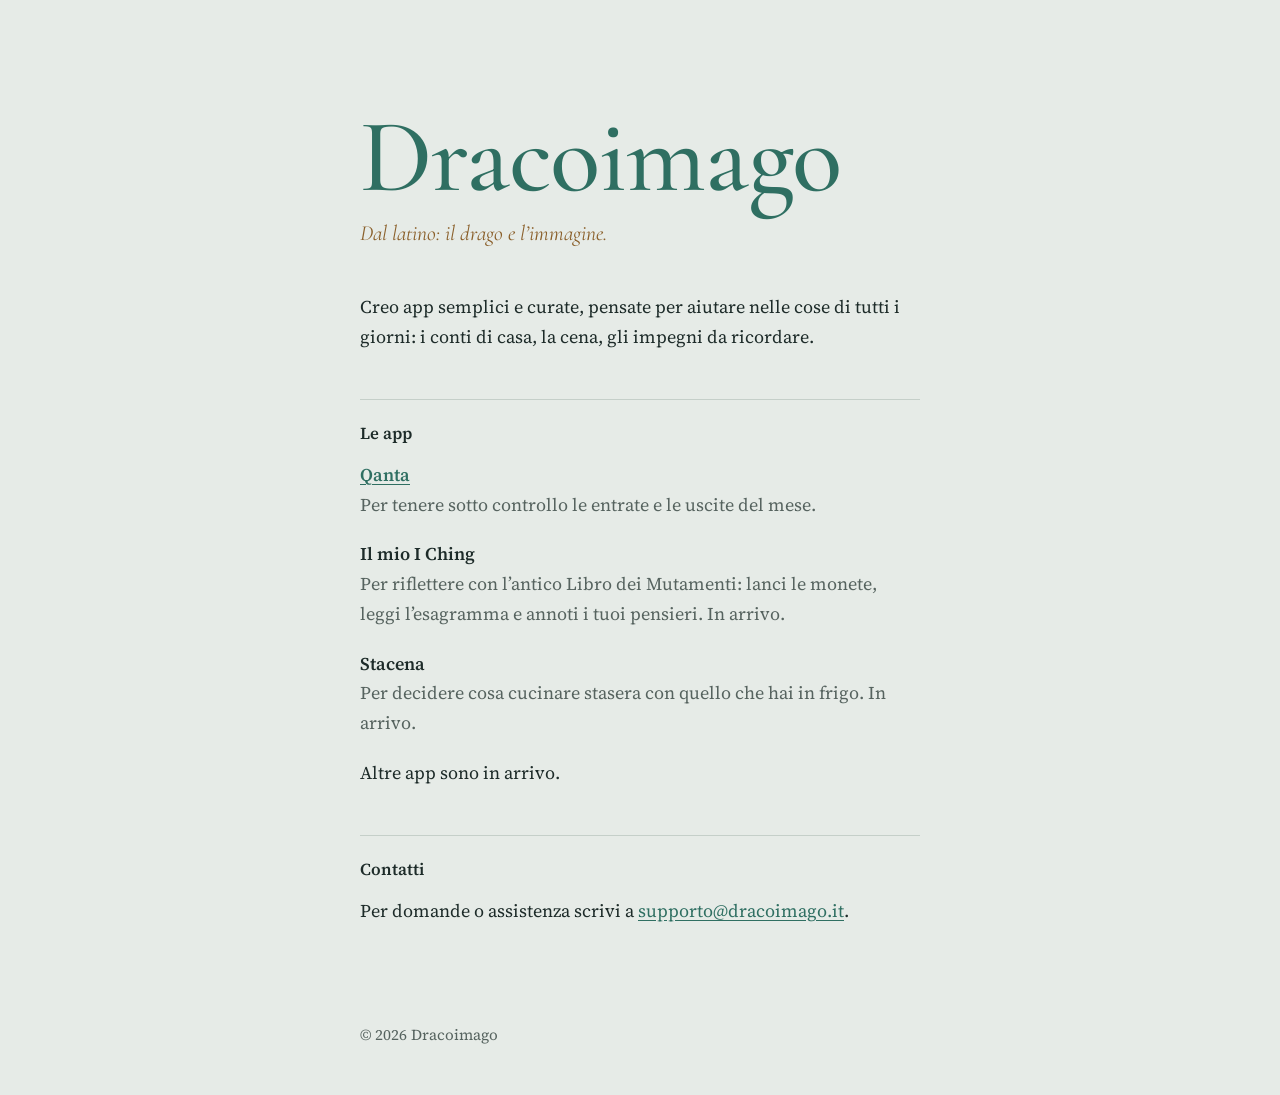
<file: index.html>
<!DOCTYPE html>
<html lang="it">
<head>
<meta charset="utf-8">
<meta name="viewport" content="width=device-width, initial-scale=1, viewport-fit=cover">
<title>Dracoimago</title>
<meta name="description" content="Dracoimago: app semplici, fatte con cura in Italia.">
<link rel="icon" href="data:image/svg+xml,<svg xmlns='http://www.w3.org/2000/svg' viewBox='0 0 100 100'><text y='.9em' font-size='90'>🐉</text></svg>">
<link rel="preconnect" href="https://fonts.googleapis.com">
<link rel="preconnect" href="https://fonts.gstatic.com" crossorigin>
<link href="https://fonts.googleapis.com/css2?family=Cormorant+Garamond:ital,wght@0,500;1,500&family=Source+Serif+4:wght@400;600&display=swap" rel="stylesheet">
<style>
  :root {
    --sfondo: #E6EBE7;
    --inchiostro: #1D2B29;
    --tenue: #56635F;
    --verderame: #2F6F62;
    --bronzo: #8A5F2A;
    --linea: #C5CFC9;
    color-scheme: light dark;
  }
  @media (prefers-color-scheme: dark) {
    :root {
      --sfondo: #132020;
      --inchiostro: #E2E9E5;
      --tenue: #9FADA8;
      --verderame: #78B8A7;
      --bronzo: #D2A464;
      --linea: #2C3D3B;
    }
  }
  * { box-sizing: border-box; }
  body {
    margin: 0;
    background: var(--sfondo);
    color: var(--inchiostro);
    font-family: "Source Serif 4", Georgia, "Times New Roman", serif;
    font-size: 1.125rem;
    line-height: 1.65;
  }
  main {
    max-width: 38rem;
    margin: 0 auto;
    padding: clamp(3rem, 12vh, 7rem) 1.5rem 3rem;
  }
  h1 {
    font-family: "Cormorant Garamond", Garamond, Georgia, serif;
    font-weight: 500;
    font-size: clamp(3.4rem, 13vw, 6.5rem);
    line-height: 0.95;
    letter-spacing: -0.01em;
    margin: 0;
    color: var(--verderame);
  }
  .etimo {
    font-family: "Cormorant Garamond", Garamond, Georgia, serif;
    font-style: italic;
    font-size: 1.35rem;
    color: var(--bronzo);
    margin: 0.6rem 0 2.5rem;
  }
  h2 {
    font-size: 1.05rem;
    font-weight: 600;
    margin: 3rem 0 0.75rem;
    padding-top: 1.25rem;
    border-top: 1px solid var(--linea);
  }
  p { margin: 0 0 1rem; }
  .app { margin: 0 0 1.25rem; }
  .app strong { font-weight: 600; }
  .app span { display: block; color: var(--tenue); }
  a { color: var(--verderame); text-underline-offset: 0.18em; }
  a:focus-visible { outline: 2px solid var(--bronzo); outline-offset: 3px; }
  footer {
    max-width: 38rem;
    margin: 0 auto;
    padding: 2rem 1.5rem 3rem;
    color: var(--tenue);
    font-size: 0.95rem;
  }
</style>
</head>
<body>
<main>
  <h1>Dracoimago</h1>
  <p class="etimo">Dal latino: il drago e l’immagine.</p>

  <p>Creo app semplici e curate, pensate per aiutare nelle cose di tutti i giorni: i conti di casa, la cena, gli impegni da ricordare.</p>

  <h2>Le app</h2>
  <div class="app">
    <strong><a href="https://qanta.eu">Qanta</a></strong>
    <span>Per tenere sotto controllo le entrate e le uscite del mese.</span>
  </div>
  <div class="app">
    <strong>Il mio I Ching</strong>
    <span>Per riflettere con l’antico Libro dei Mutamenti: lanci le monete, leggi l’esagramma e annoti i tuoi pensieri. In arrivo.</span>
  </div>
  <div class="app">
    <strong>Stacena</strong>
    <span>Per decidere cosa cucinare stasera con quello che hai in frigo. In arrivo.</span>
  </div>
  <p>Altre app sono in arrivo.</p>

  <h2>Contatti</h2>
  <p>Per domande o assistenza scrivi a <a href="mailto:supporto@dracoimago.it">supporto@dracoimago.it</a>.</p>
</main>
<footer>© 2026 Dracoimago</footer>
</body>
</html>
</file>
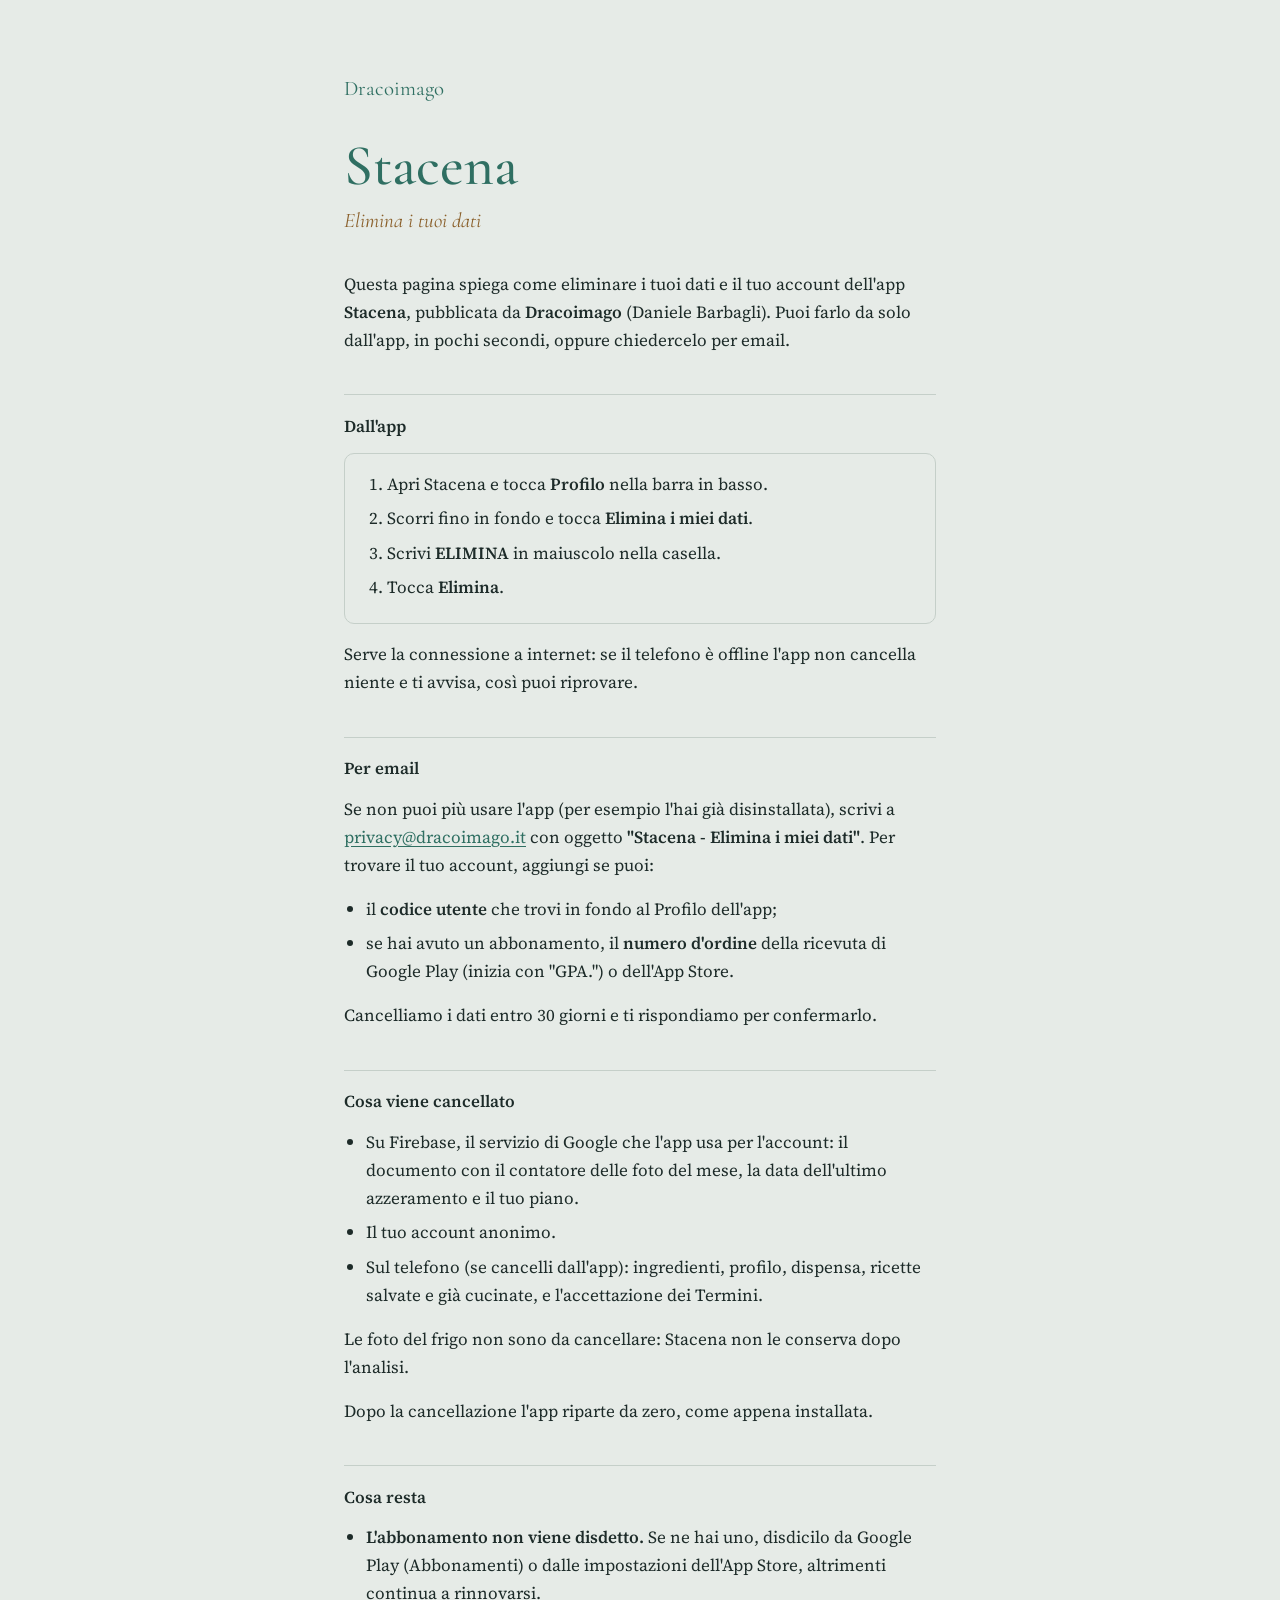
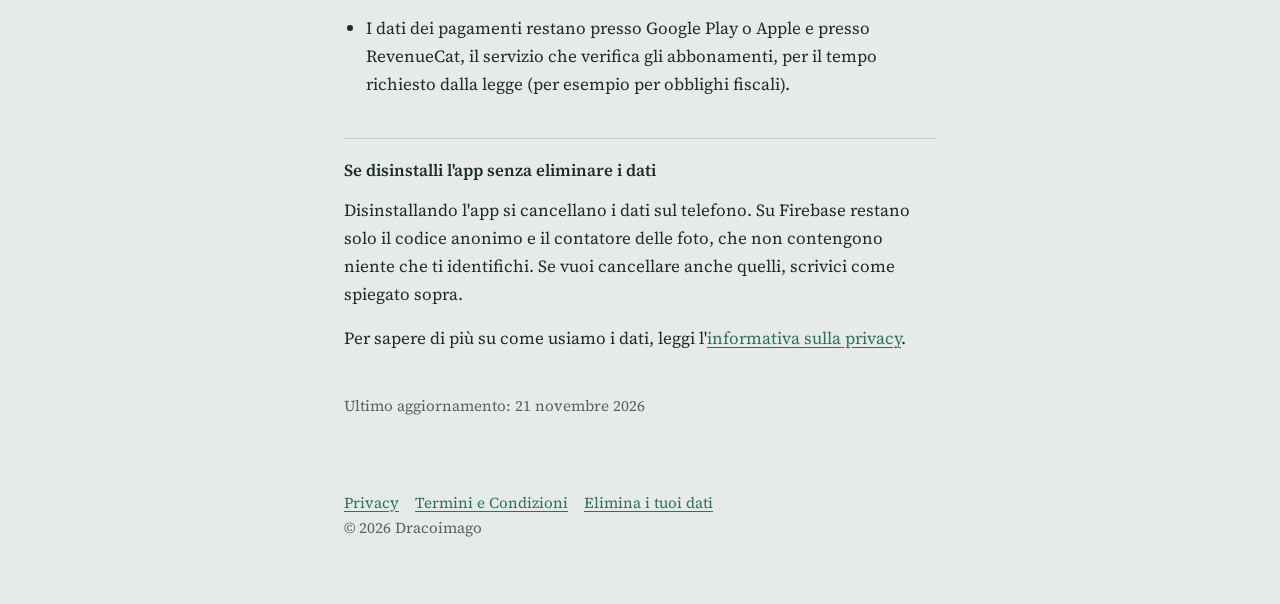
<file: stacena/elimina-dati/index.html>
<!DOCTYPE html>
<html lang="it">
<head>
<meta charset="utf-8">
<meta name="viewport" content="width=device-width, initial-scale=1, viewport-fit=cover">
<title>Elimina i tuoi dati — Stacena</title>
<meta name="description" content="Come eliminare i tuoi dati e l'account dell'app Stacena.">
<link rel="icon" href="data:image/svg+xml,<svg xmlns='http://www.w3.org/2000/svg' viewBox='0 0 100 100'><text y='.9em' font-size='90'>🐉</text></svg>">
<link rel="preconnect" href="https://fonts.googleapis.com">
<link rel="preconnect" href="https://fonts.gstatic.com" crossorigin>
<link href="https://fonts.googleapis.com/css2?family=Cormorant+Garamond:ital,wght@0,500;1,500&family=Source+Serif+4:wght@400;600&display=swap" rel="stylesheet">
<link rel="stylesheet" href="../stile.css">
</head>
<body>
<main>
  <p class="marchio"><a href="/">Dracoimago</a></p>
  <h1>Stacena</h1>
  <p class="sottotitolo">Elimina i tuoi dati</p>

  <p>Questa pagina spiega come eliminare i tuoi dati e il tuo account dell'app <strong>Stacena</strong>, pubblicata da <strong>Dracoimago</strong> (Daniele Barbagli). Puoi farlo da solo dall'app, in pochi secondi, oppure chiedercelo per email.</p>

  <h2>Dall'app</h2>
  <div class="riquadro">
    <ol>
      <li>Apri Stacena e tocca <strong>Profilo</strong> nella barra in basso.</li>
      <li>Scorri fino in fondo e tocca <strong>Elimina i miei dati</strong>.</li>
      <li>Scrivi <strong>ELIMINA</strong> in maiuscolo nella casella.</li>
      <li>Tocca <strong>Elimina</strong>.</li>
    </ol>
  </div>
  <p>Serve la connessione a internet: se il telefono è offline l'app non cancella niente e ti avvisa, così puoi riprovare.</p>

  <h2>Per email</h2>
  <p>Se non puoi più usare l'app (per esempio l'hai già disinstallata), scrivi a <a href="mailto:privacy@dracoimago.it?subject=Stacena%20-%20Elimina%20i%20miei%20dati">privacy@dracoimago.it</a> con oggetto <strong>"Stacena - Elimina i miei dati"</strong>. Per trovare il tuo account, aggiungi se puoi:</p>
  <ul>
    <li>il <strong>codice utente</strong> che trovi in fondo al Profilo dell'app;</li>
    <li>se hai avuto un abbonamento, il <strong>numero d'ordine</strong> della ricevuta di Google Play (inizia con "GPA.") o dell'App Store.</li>
  </ul>
  <p>Cancelliamo i dati entro 30 giorni e ti rispondiamo per confermarlo.</p>

  <h2>Cosa viene cancellato</h2>
  <ul>
    <li>Su Firebase, il servizio di Google che l'app usa per l'account: il documento con il contatore delle foto del mese, la data dell'ultimo azzeramento e il tuo piano.</li>
    <li>Il tuo account anonimo.</li>
    <li>Sul telefono (se cancelli dall'app): ingredienti, profilo, dispensa, ricette salvate e già cucinate, e l'accettazione dei Termini.</li>
  </ul>
  <p>Le foto del frigo non sono da cancellare: Stacena non le conserva dopo l'analisi.</p>
  <p>Dopo la cancellazione l'app riparte da zero, come appena installata.</p>

  <h2>Cosa resta</h2>
  <ul>
    <li><strong>L'abbonamento non viene disdetto.</strong> Se ne hai uno, disdicilo da Google Play (Abbonamenti) o dalle impostazioni dell'App Store, altrimenti continua a rinnovarsi.</li>
    <li>I dati dei pagamenti restano presso Google Play o Apple e presso RevenueCat, il servizio che verifica gli abbonamenti, per il tempo richiesto dalla legge (per esempio per obblighi fiscali).</li>
  </ul>

  <h2>Se disinstalli l'app senza eliminare i dati</h2>
  <p>Disinstallando l'app si cancellano i dati sul telefono. Su Firebase restano solo il codice anonimo e il contatore delle foto, che non contengono niente che ti identifichi. Se vuoi cancellare anche quelli, scrivici come spiegato sopra.</p>

  <p>Per sapere di più su come usiamo i dati, leggi l'<a href="../privacy/">informativa sulla privacy</a>.</p>

  <p class="aggiornato">Ultimo aggiornamento: 21 novembre 2026</p>
</main>
<footer>
  <nav><a href="../privacy/">Privacy</a><a href="../termini/">Termini e Condizioni</a><a href="../elimina-dati/">Elimina i tuoi dati</a></nav>
  <p>© 2026 Dracoimago</p>
</footer>
</body>
</html>
</file>
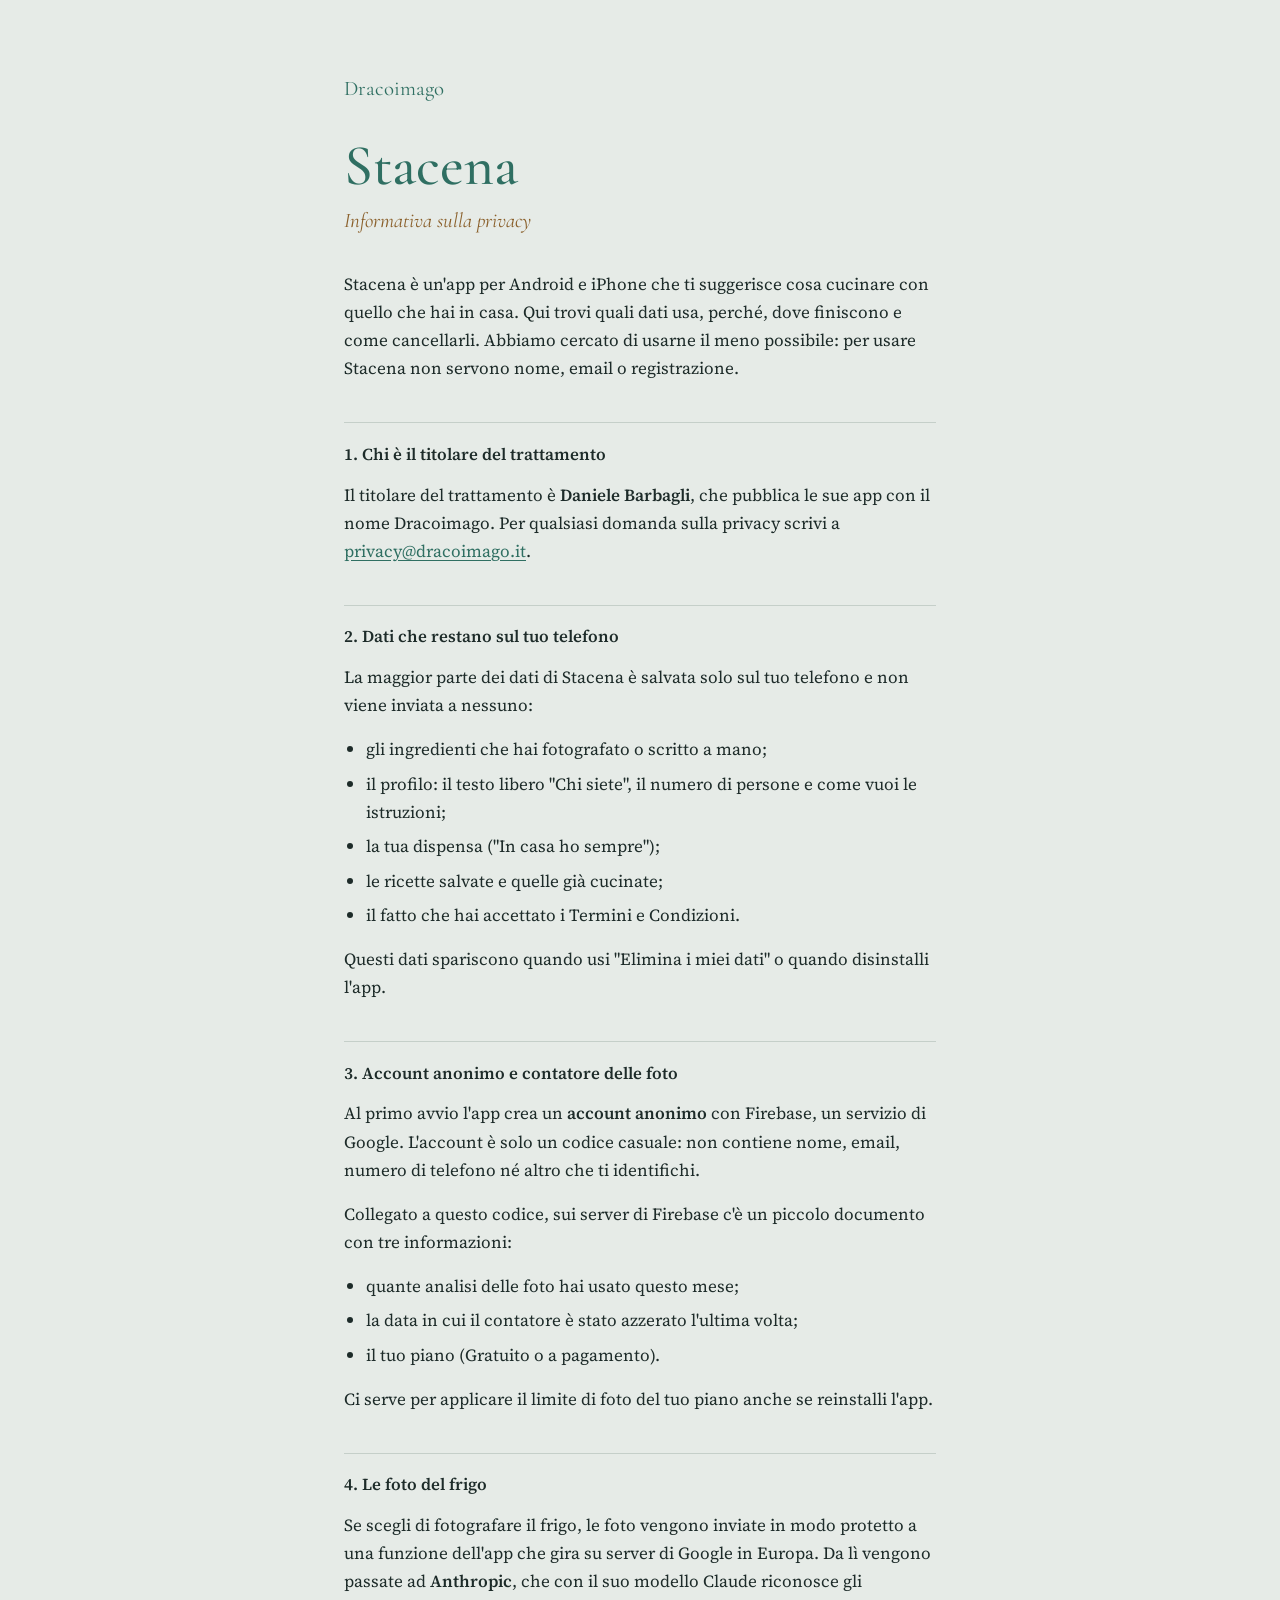
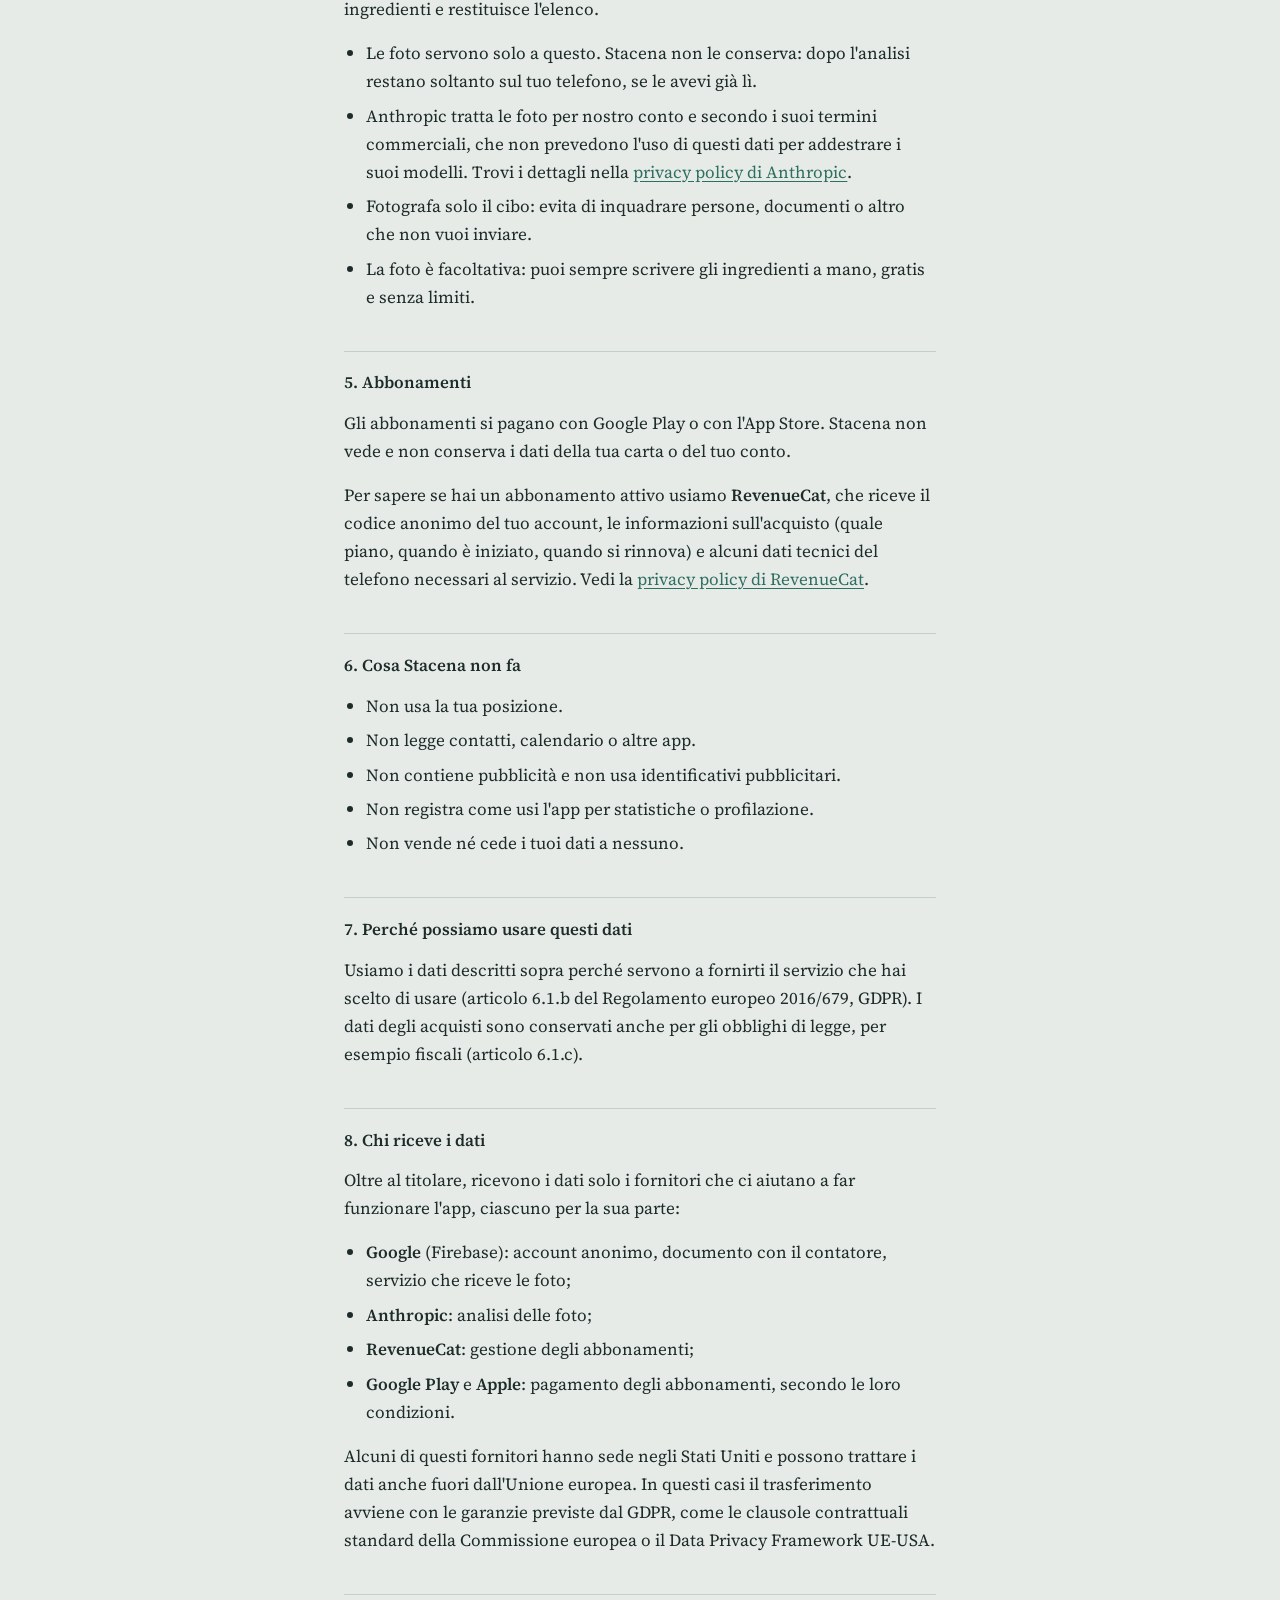
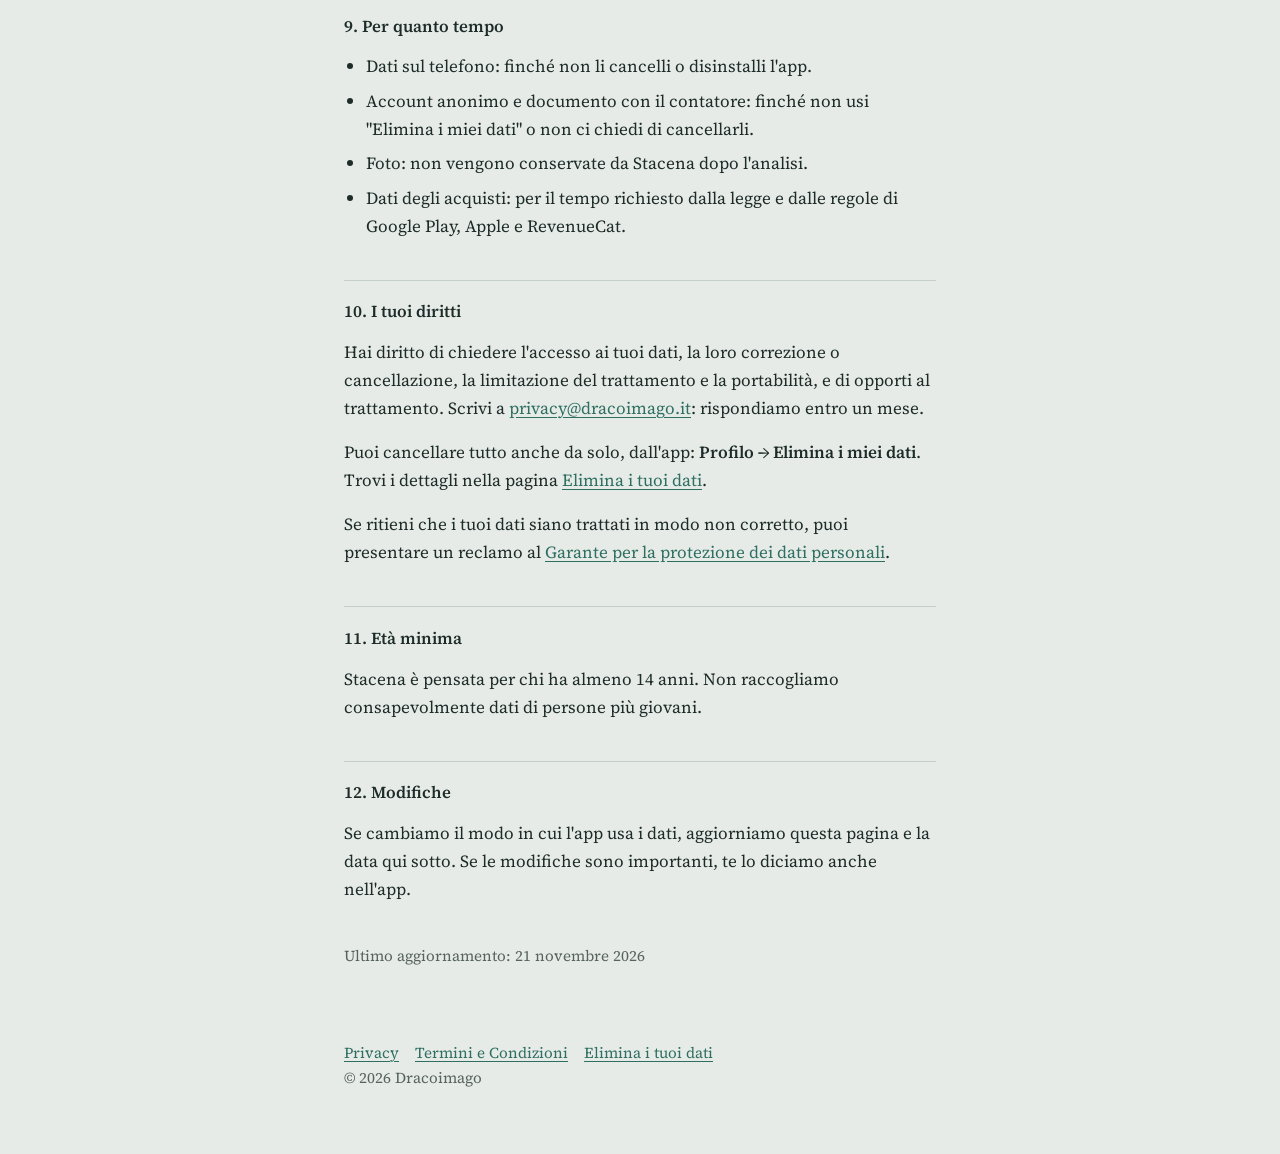
<file: stacena/privacy/index.html>
<!DOCTYPE html>
<html lang="it">
<head>
<meta charset="utf-8">
<meta name="viewport" content="width=device-width, initial-scale=1, viewport-fit=cover">
<title>Informativa sulla privacy — Stacena</title>
<meta name="description" content="Come l'app Stacena tratta i tuoi dati.">
<link rel="icon" href="data:image/svg+xml,<svg xmlns='http://www.w3.org/2000/svg' viewBox='0 0 100 100'><text y='.9em' font-size='90'>🐉</text></svg>">
<link rel="preconnect" href="https://fonts.googleapis.com">
<link rel="preconnect" href="https://fonts.gstatic.com" crossorigin>
<link href="https://fonts.googleapis.com/css2?family=Cormorant+Garamond:ital,wght@0,500;1,500&family=Source+Serif+4:wght@400;600&display=swap" rel="stylesheet">
<link rel="stylesheet" href="../stile.css">
</head>
<body>
<main>
  <p class="marchio"><a href="/">Dracoimago</a></p>
  <h1>Stacena</h1>
  <p class="sottotitolo">Informativa sulla privacy</p>

  <p>Stacena è un'app per Android e iPhone che ti suggerisce cosa cucinare con quello che hai in casa. Qui trovi quali dati usa, perché, dove finiscono e come cancellarli. Abbiamo cercato di usarne il meno possibile: per usare Stacena non servono nome, email o registrazione.</p>

  <h2>1. Chi è il titolare del trattamento</h2>
  <p>Il titolare del trattamento è <strong>Daniele Barbagli</strong>, che pubblica le sue app con il nome Dracoimago. Per qualsiasi domanda sulla privacy scrivi a <a href="mailto:privacy@dracoimago.it">privacy@dracoimago.it</a>.</p>

  <h2>2. Dati che restano sul tuo telefono</h2>
  <p>La maggior parte dei dati di Stacena è salvata solo sul tuo telefono e non viene inviata a nessuno:</p>
  <ul>
    <li>gli ingredienti che hai fotografato o scritto a mano;</li>
    <li>il profilo: il testo libero "Chi siete", il numero di persone e come vuoi le istruzioni;</li>
    <li>la tua dispensa ("In casa ho sempre");</li>
    <li>le ricette salvate e quelle già cucinate;</li>
    <li>il fatto che hai accettato i Termini e Condizioni.</li>
  </ul>
  <p>Questi dati spariscono quando usi "Elimina i miei dati" o quando disinstalli l'app.</p>

  <h2>3. Account anonimo e contatore delle foto</h2>
  <p>Al primo avvio l'app crea un <strong>account anonimo</strong> con Firebase, un servizio di Google. L'account è solo un codice casuale: non contiene nome, email, numero di telefono né altro che ti identifichi.</p>
  <p>Collegato a questo codice, sui server di Firebase c'è un piccolo documento con tre informazioni:</p>
  <ul>
    <li>quante analisi delle foto hai usato questo mese;</li>
    <li>la data in cui il contatore è stato azzerato l'ultima volta;</li>
    <li>il tuo piano (Gratuito o a pagamento).</li>
  </ul>
  <p>Ci serve per applicare il limite di foto del tuo piano anche se reinstalli l'app.</p>

  <h2>4. Le foto del frigo</h2>
  <p>Se scegli di fotografare il frigo, le foto vengono inviate in modo protetto a una funzione dell'app che gira su server di Google in Europa. Da lì vengono passate ad <strong>Anthropic</strong>, che con il suo modello Claude riconosce gli ingredienti e restituisce l'elenco.</p>
  <ul>
    <li>Le foto servono solo a questo. Stacena non le conserva: dopo l'analisi restano soltanto sul tuo telefono, se le avevi già lì.</li>
    <li>Anthropic tratta le foto per nostro conto e secondo i suoi termini commerciali, che non prevedono l'uso di questi dati per addestrare i suoi modelli. Trovi i dettagli nella <a href="https://www.anthropic.com/legal/privacy" target="_blank" rel="noopener">privacy policy di Anthropic</a>.</li>
    <li>Fotografa solo il cibo: evita di inquadrare persone, documenti o altro che non vuoi inviare.</li>
    <li>La foto è facoltativa: puoi sempre scrivere gli ingredienti a mano, gratis e senza limiti.</li>
  </ul>

  <h2>5. Abbonamenti</h2>
  <p>Gli abbonamenti si pagano con Google Play o con l'App Store. Stacena non vede e non conserva i dati della tua carta o del tuo conto.</p>
  <p>Per sapere se hai un abbonamento attivo usiamo <strong>RevenueCat</strong>, che riceve il codice anonimo del tuo account, le informazioni sull'acquisto (quale piano, quando è iniziato, quando si rinnova) e alcuni dati tecnici del telefono necessari al servizio. Vedi la <a href="https://www.revenuecat.com/privacy" target="_blank" rel="noopener">privacy policy di RevenueCat</a>.</p>

  <h2>6. Cosa Stacena non fa</h2>
  <ul>
    <li>Non usa la tua posizione.</li>
    <li>Non legge contatti, calendario o altre app.</li>
    <li>Non contiene pubblicità e non usa identificativi pubblicitari.</li>
    <li>Non registra come usi l'app per statistiche o profilazione.</li>
    <li>Non vende né cede i tuoi dati a nessuno.</li>
  </ul>

  <h2>7. Perché possiamo usare questi dati</h2>
  <p>Usiamo i dati descritti sopra perché servono a fornirti il servizio che hai scelto di usare (articolo 6.1.b del Regolamento europeo 2016/679, GDPR). I dati degli acquisti sono conservati anche per gli obblighi di legge, per esempio fiscali (articolo 6.1.c).</p>

  <h2>8. Chi riceve i dati</h2>
  <p>Oltre al titolare, ricevono i dati solo i fornitori che ci aiutano a far funzionare l'app, ciascuno per la sua parte:</p>
  <ul>
    <li><strong>Google</strong> (Firebase): account anonimo, documento con il contatore, servizio che riceve le foto;</li>
    <li><strong>Anthropic</strong>: analisi delle foto;</li>
    <li><strong>RevenueCat</strong>: gestione degli abbonamenti;</li>
    <li><strong>Google Play</strong> e <strong>Apple</strong>: pagamento degli abbonamenti, secondo le loro condizioni.</li>
  </ul>
  <p>Alcuni di questi fornitori hanno sede negli Stati Uniti e possono trattare i dati anche fuori dall'Unione europea. In questi casi il trasferimento avviene con le garanzie previste dal GDPR, come le clausole contrattuali standard della Commissione europea o il Data Privacy Framework UE-USA.</p>

  <h2>9. Per quanto tempo</h2>
  <ul>
    <li>Dati sul telefono: finché non li cancelli o disinstalli l'app.</li>
    <li>Account anonimo e documento con il contatore: finché non usi "Elimina i miei dati" o non ci chiedi di cancellarli.</li>
    <li>Foto: non vengono conservate da Stacena dopo l'analisi.</li>
    <li>Dati degli acquisti: per il tempo richiesto dalla legge e dalle regole di Google Play, Apple e RevenueCat.</li>
  </ul>

  <h2>10. I tuoi diritti</h2>
  <p>Hai diritto di chiedere l'accesso ai tuoi dati, la loro correzione o cancellazione, la limitazione del trattamento e la portabilità, e di opporti al trattamento. Scrivi a <a href="mailto:privacy@dracoimago.it">privacy@dracoimago.it</a>: rispondiamo entro un mese.</p>
  <p>Puoi cancellare tutto anche da solo, dall'app: <strong>Profilo → Elimina i miei dati</strong>. Trovi i dettagli nella pagina <a href="../elimina-dati/">Elimina i tuoi dati</a>.</p>
  <p>Se ritieni che i tuoi dati siano trattati in modo non corretto, puoi presentare un reclamo al <a href="https://www.garanteprivacy.it" target="_blank" rel="noopener">Garante per la protezione dei dati personali</a>.</p>

  <h2>11. Età minima</h2>
  <p>Stacena è pensata per chi ha almeno 14 anni. Non raccogliamo consapevolmente dati di persone più giovani.</p>

  <h2>12. Modifiche</h2>
  <p>Se cambiamo il modo in cui l'app usa i dati, aggiorniamo questa pagina e la data qui sotto. Se le modifiche sono importanti, te lo diciamo anche nell'app.</p>

  <p class="aggiornato">Ultimo aggiornamento: 21 novembre 2026</p>
</main>
<footer>
  <nav><a href="../privacy/">Privacy</a><a href="../termini/">Termini e Condizioni</a><a href="../elimina-dati/">Elimina i tuoi dati</a></nav>
  <p>© 2026 Dracoimago</p>
</footer>
</body>
</html>
</file>
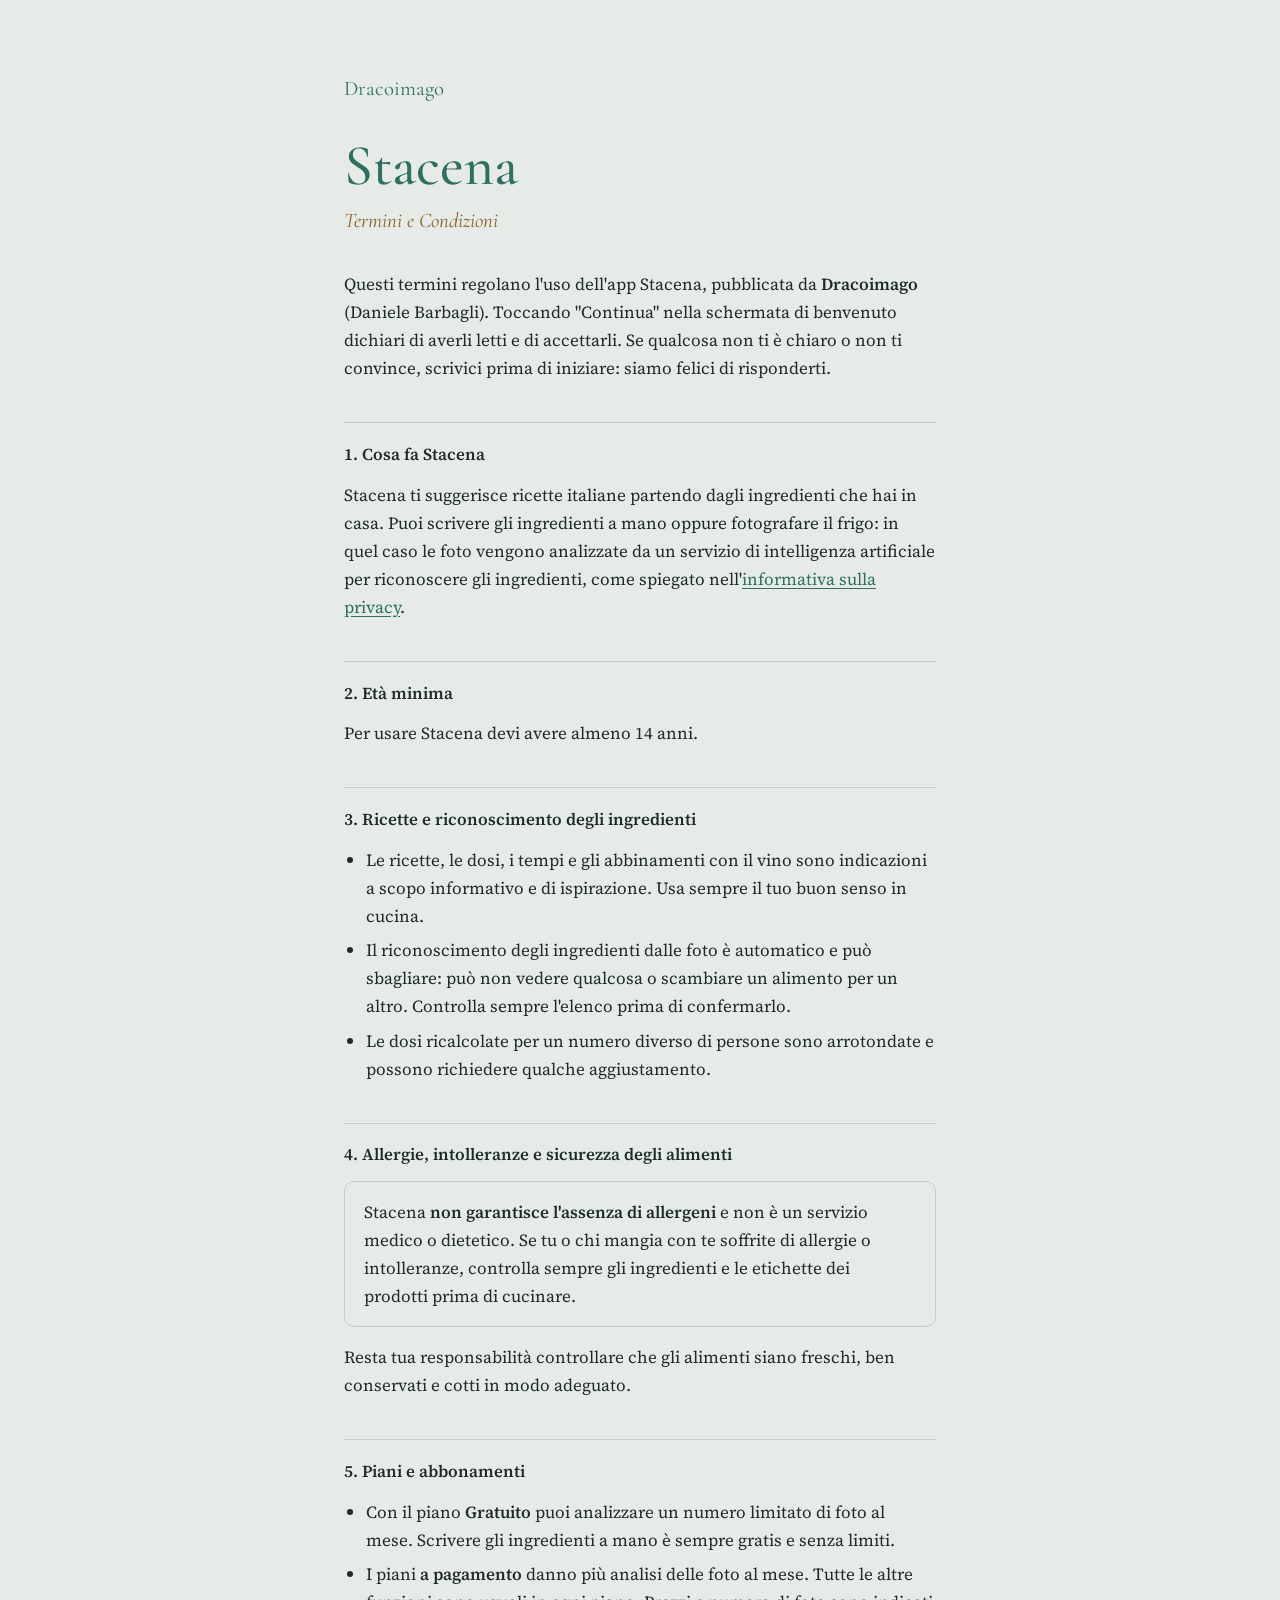
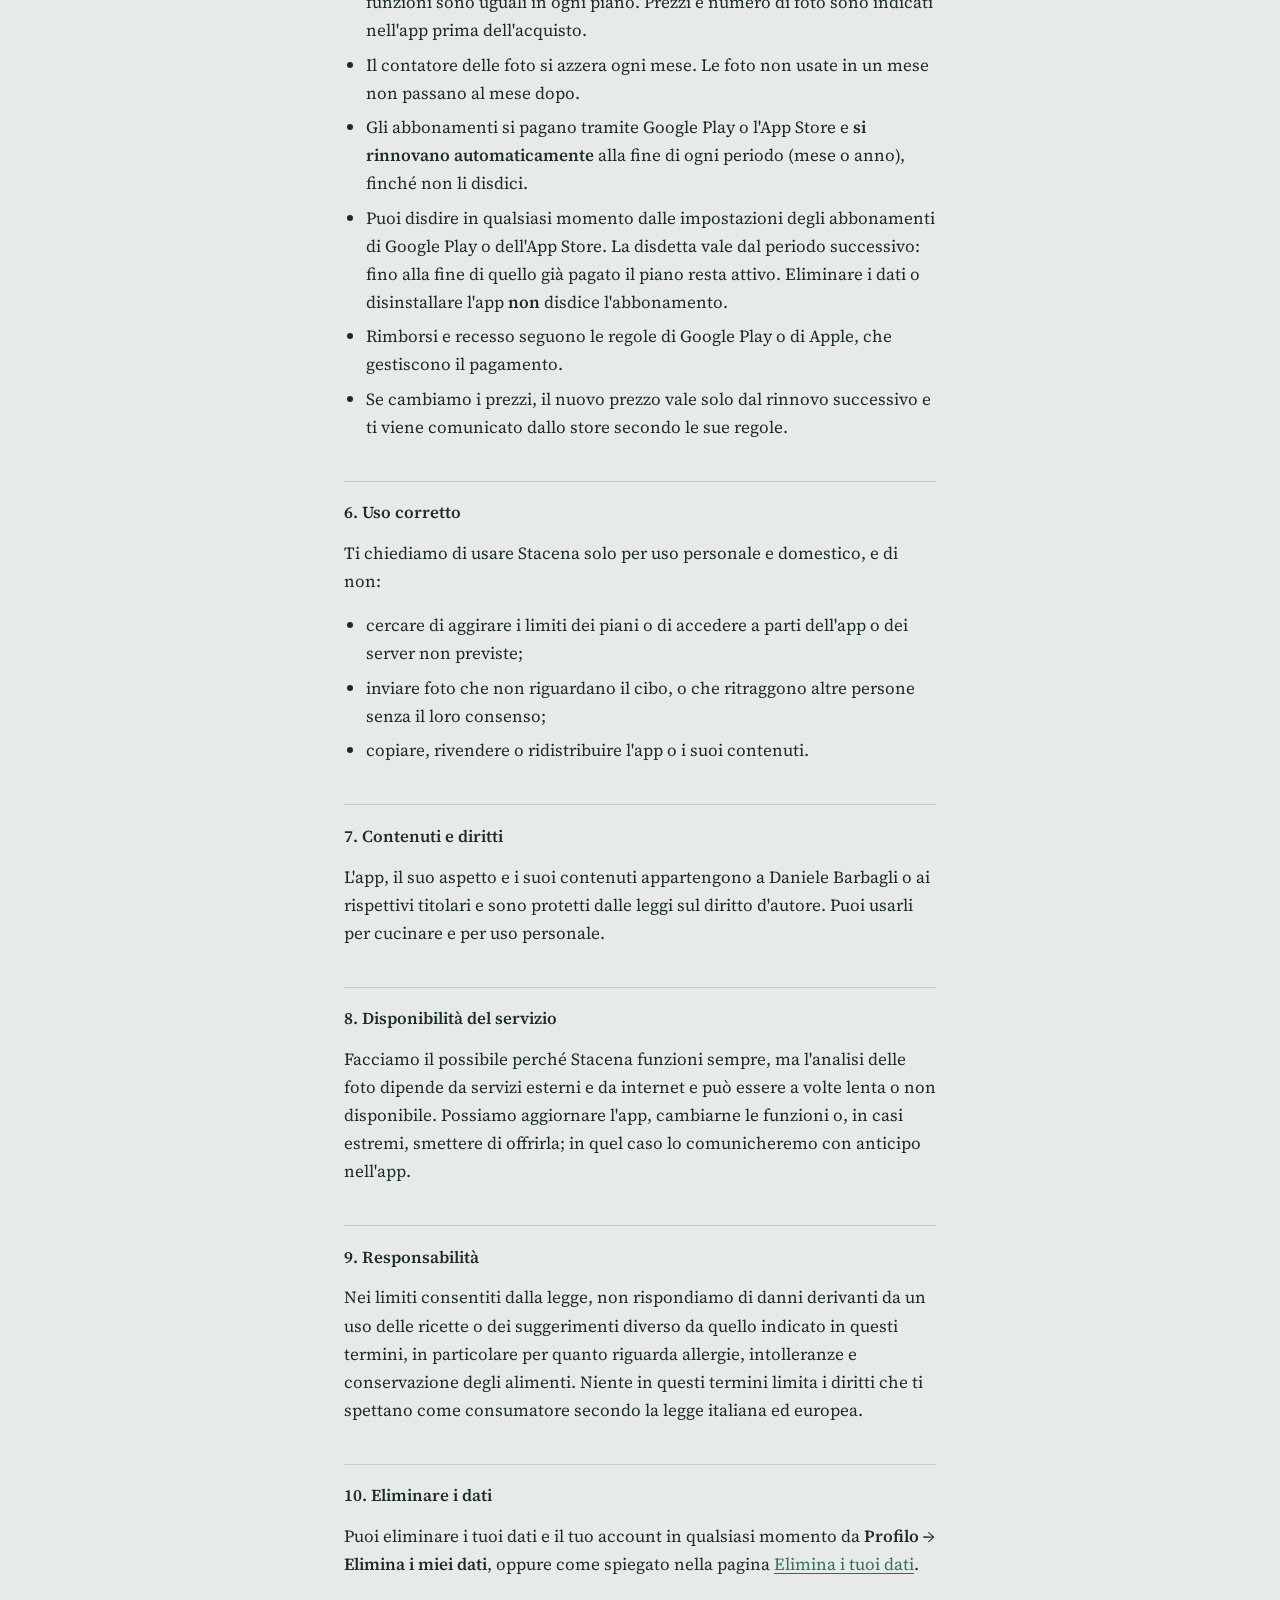
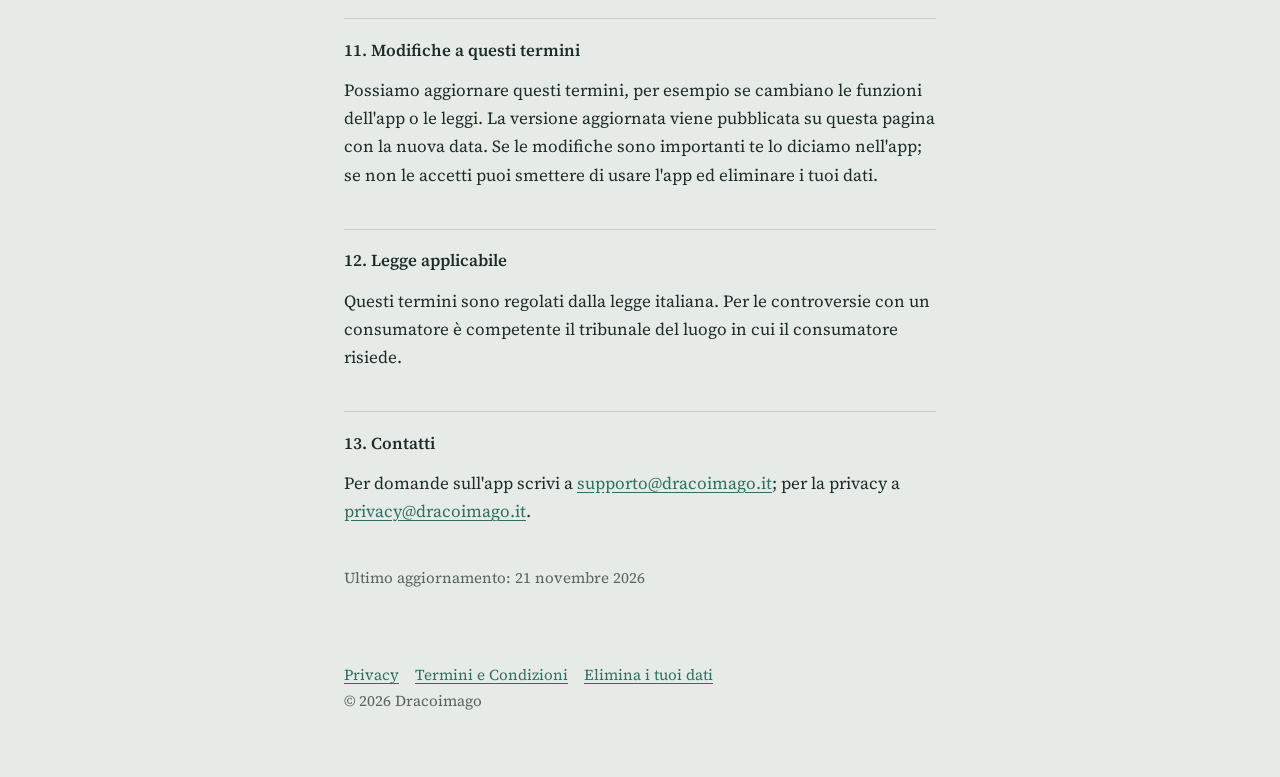
<file: stacena/termini/index.html>
<!DOCTYPE html>
<html lang="it">
<head>
<meta charset="utf-8">
<meta name="viewport" content="width=device-width, initial-scale=1, viewport-fit=cover">
<title>Termini e Condizioni — Stacena</title>
<meta name="description" content="Termini e Condizioni d'uso dell'app Stacena.">
<link rel="icon" href="data:image/svg+xml,<svg xmlns='http://www.w3.org/2000/svg' viewBox='0 0 100 100'><text y='.9em' font-size='90'>🐉</text></svg>">
<link rel="preconnect" href="https://fonts.googleapis.com">
<link rel="preconnect" href="https://fonts.gstatic.com" crossorigin>
<link href="https://fonts.googleapis.com/css2?family=Cormorant+Garamond:ital,wght@0,500;1,500&family=Source+Serif+4:wght@400;600&display=swap" rel="stylesheet">
<link rel="stylesheet" href="../stile.css">
</head>
<body>
<main>
  <p class="marchio"><a href="/">Dracoimago</a></p>
  <h1>Stacena</h1>
  <p class="sottotitolo">Termini e Condizioni</p>

  <p>Questi termini regolano l'uso dell'app Stacena, pubblicata da <strong>Dracoimago</strong> (Daniele Barbagli). Toccando "Continua" nella schermata di benvenuto dichiari di averli letti e di accettarli. Se qualcosa non ti è chiaro o non ti convince, scrivici prima di iniziare: siamo felici di risponderti.</p>

  <h2>1. Cosa fa Stacena</h2>
  <p>Stacena ti suggerisce ricette italiane partendo dagli ingredienti che hai in casa. Puoi scrivere gli ingredienti a mano oppure fotografare il frigo: in quel caso le foto vengono analizzate da un servizio di intelligenza artificiale per riconoscere gli ingredienti, come spiegato nell'<a href="../privacy/">informativa sulla privacy</a>.</p>

  <h2>2. Età minima</h2>
  <p>Per usare Stacena devi avere almeno 14 anni.</p>

  <h2>3. Ricette e riconoscimento degli ingredienti</h2>
  <ul>
    <li>Le ricette, le dosi, i tempi e gli abbinamenti con il vino sono indicazioni a scopo informativo e di ispirazione. Usa sempre il tuo buon senso in cucina.</li>
    <li>Il riconoscimento degli ingredienti dalle foto è automatico e può sbagliare: può non vedere qualcosa o scambiare un alimento per un altro. Controlla sempre l'elenco prima di confermarlo.</li>
    <li>Le dosi ricalcolate per un numero diverso di persone sono arrotondate e possono richiedere qualche aggiustamento.</li>
  </ul>

  <h2>4. Allergie, intolleranze e sicurezza degli alimenti</h2>
  <div class="riquadro">
    <p>Stacena <strong>non garantisce l'assenza di allergeni</strong> e non è un servizio medico o dietetico. Se tu o chi mangia con te soffrite di allergie o intolleranze, controlla sempre gli ingredienti e le etichette dei prodotti prima di cucinare.</p>
  </div>
  <p>Resta tua responsabilità controllare che gli alimenti siano freschi, ben conservati e cotti in modo adeguato.</p>

  <h2>5. Piani e abbonamenti</h2>
  <ul>
    <li>Con il piano <strong>Gratuito</strong> puoi analizzare un numero limitato di foto al mese. Scrivere gli ingredienti a mano è sempre gratis e senza limiti.</li>
    <li>I piani <strong>a pagamento</strong> danno più analisi delle foto al mese. Tutte le altre funzioni sono uguali in ogni piano. Prezzi e numero di foto sono indicati nell'app prima dell'acquisto.</li>
    <li>Il contatore delle foto si azzera ogni mese. Le foto non usate in un mese non passano al mese dopo.</li>
    <li>Gli abbonamenti si pagano tramite Google Play o l'App Store e <strong>si rinnovano automaticamente</strong> alla fine di ogni periodo (mese o anno), finché non li disdici.</li>
    <li>Puoi disdire in qualsiasi momento dalle impostazioni degli abbonamenti di Google Play o dell'App Store. La disdetta vale dal periodo successivo: fino alla fine di quello già pagato il piano resta attivo. Eliminare i dati o disinstallare l'app <strong>non</strong> disdice l'abbonamento.</li>
    <li>Rimborsi e recesso seguono le regole di Google Play o di Apple, che gestiscono il pagamento.</li>
    <li>Se cambiamo i prezzi, il nuovo prezzo vale solo dal rinnovo successivo e ti viene comunicato dallo store secondo le sue regole.</li>
  </ul>

  <h2>6. Uso corretto</h2>
  <p>Ti chiediamo di usare Stacena solo per uso personale e domestico, e di non:</p>
  <ul>
    <li>cercare di aggirare i limiti dei piani o di accedere a parti dell'app o dei server non previste;</li>
    <li>inviare foto che non riguardano il cibo, o che ritraggono altre persone senza il loro consenso;</li>
    <li>copiare, rivendere o ridistribuire l'app o i suoi contenuti.</li>
  </ul>

  <h2>7. Contenuti e diritti</h2>
  <p>L'app, il suo aspetto e i suoi contenuti appartengono a Daniele Barbagli o ai rispettivi titolari e sono protetti dalle leggi sul diritto d'autore. Puoi usarli per cucinare e per uso personale.</p>

  <h2>8. Disponibilità del servizio</h2>
  <p>Facciamo il possibile perché Stacena funzioni sempre, ma l'analisi delle foto dipende da servizi esterni e da internet e può essere a volte lenta o non disponibile. Possiamo aggiornare l'app, cambiarne le funzioni o, in casi estremi, smettere di offrirla; in quel caso lo comunicheremo con anticipo nell'app.</p>

  <h2>9. Responsabilità</h2>
  <p>Nei limiti consentiti dalla legge, non rispondiamo di danni derivanti da un uso delle ricette o dei suggerimenti diverso da quello indicato in questi termini, in particolare per quanto riguarda allergie, intolleranze e conservazione degli alimenti. Niente in questi termini limita i diritti che ti spettano come consumatore secondo la legge italiana ed europea.</p>

  <h2>10. Eliminare i dati</h2>
  <p>Puoi eliminare i tuoi dati e il tuo account in qualsiasi momento da <strong>Profilo → Elimina i miei dati</strong>, oppure come spiegato nella pagina <a href="../elimina-dati/">Elimina i tuoi dati</a>.</p>

  <h2>11. Modifiche a questi termini</h2>
  <p>Possiamo aggiornare questi termini, per esempio se cambiano le funzioni dell'app o le leggi. La versione aggiornata viene pubblicata su questa pagina con la nuova data. Se le modifiche sono importanti te lo diciamo nell'app; se non le accetti puoi smettere di usare l'app ed eliminare i tuoi dati.</p>

  <h2>12. Legge applicabile</h2>
  <p>Questi termini sono regolati dalla legge italiana. Per le controversie con un consumatore è competente il tribunale del luogo in cui il consumatore risiede.</p>

  <h2>13. Contatti</h2>
  <p>Per domande sull'app scrivi a <a href="mailto:supporto@dracoimago.it">supporto@dracoimago.it</a>; per la privacy a <a href="mailto:privacy@dracoimago.it">privacy@dracoimago.it</a>.</p>

  <p class="aggiornato">Ultimo aggiornamento: 21 novembre 2026</p>
</main>
<footer>
  <nav><a href="../privacy/">Privacy</a><a href="../termini/">Termini e Condizioni</a><a href="../elimina-dati/">Elimina i tuoi dati</a></nav>
  <p>© 2026 Dracoimago</p>
</footer>
</body>
</html>
</file>
<file: stacena/stile.css>
/* Pagine di Stacena sul sito Dracoimago: stessa grafica della pagina principale. */
:root {
  --sfondo: #E6EBE7;
  --inchiostro: #1D2B29;
  --tenue: #56635F;
  --verderame: #2F6F62;
  --bronzo: #8A5F2A;
  --linea: #C5CFC9;
  color-scheme: light dark;
}
@media (prefers-color-scheme: dark) {
  :root {
    --sfondo: #132020;
    --inchiostro: #E2E9E5;
    --tenue: #9FADA8;
    --verderame: #78B8A7;
    --bronzo: #D2A464;
    --linea: #2C3D3B;
  }
}
* { box-sizing: border-box; }
body {
  margin: 0;
  background: var(--sfondo);
  color: var(--inchiostro);
  font-family: "Source Serif 4", Georgia, "Times New Roman", serif;
  font-size: 1.0625rem;
  line-height: 1.65;
}
main {
  max-width: 40rem;
  margin: 0 auto;
  padding: clamp(2.5rem, 8vh, 5rem) 1.5rem 2rem;
}
.marchio {
  font-family: "Cormorant Garamond", Garamond, Georgia, serif;
  font-size: 1.3rem;
  margin: 0 0 2rem;
}
.marchio a { text-decoration: none; color: var(--verderame); }
h1 {
  font-family: "Cormorant Garamond", Garamond, Georgia, serif;
  font-weight: 500;
  font-size: clamp(2.4rem, 9vw, 3.6rem);
  line-height: 1;
  margin: 0;
  color: var(--verderame);
}
.sottotitolo {
  font-family: "Cormorant Garamond", Garamond, Georgia, serif;
  font-style: italic;
  font-size: 1.3rem;
  color: var(--bronzo);
  margin: 0.5rem 0 2rem;
}
h2 {
  font-size: 1.05rem;
  font-weight: 600;
  margin: 2.5rem 0 0.75rem;
  padding-top: 1.1rem;
  border-top: 1px solid var(--linea);
}
p { margin: 0 0 1rem; }
ul, ol { margin: 0 0 1rem; padding-left: 1.4rem; }
li { margin-bottom: 0.4rem; }
strong { font-weight: 600; }
a { color: var(--verderame); text-underline-offset: 0.18em; }
a:focus-visible { outline: 2px solid var(--bronzo); outline-offset: 3px; }
.riquadro {
  border: 1px solid var(--linea);
  border-radius: 10px;
  padding: 1rem 1.2rem;
  margin: 0 0 1rem;
}
.riquadro p:last-child, .riquadro ol:last-child, .riquadro ul:last-child { margin-bottom: 0; }
footer {
  max-width: 40rem;
  margin: 0 auto;
  padding: 1.5rem 1.5rem 3rem;
  color: var(--tenue);
  font-size: 0.95rem;
}
footer nav a { margin-right: 1rem; white-space: nowrap; }
.aggiornato { color: var(--tenue); font-size: 0.95rem; margin-top: 2.5rem; }
</file>
